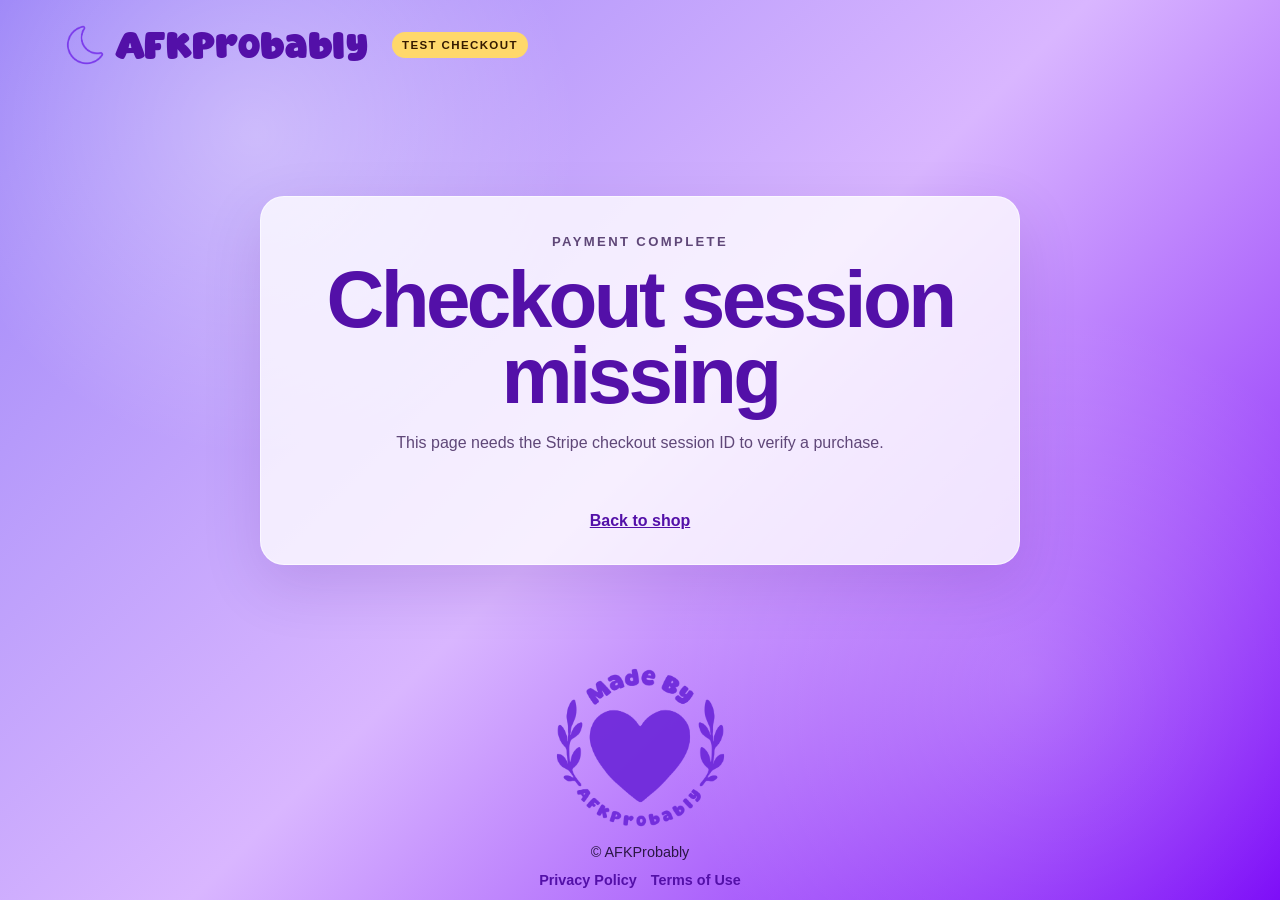
<file: checkout-success.html>
<!doctype html>
<html lang="en">
<head>
  <meta charset="utf-8">
  <meta name="viewport" content="width=device-width, initial-scale=1">
  <meta name="robots" content="noindex,nofollow,noarchive">
  <title>AFKProbably | Download Your Mesh</title>
  <link rel="icon" href="assets/favicon.svg" type="image/svg+xml">
  <link rel="stylesheet" href="styles.css">
  <link rel="stylesheet" href="shop.css">
</head>
<body class="shop-body">
  <header class="shop-header">
    <a class="mini-logo" href="index.html"><img src="assets/moon-mark.png" alt=""><span>AFKProbably</span></a>
    <nav><span class="preview-badge">TEST CHECKOUT</span></nav>
  </header>
  <main class="shop-shell">
    <section class="checkout-result">
      <p class="eyebrow">PAYMENT COMPLETE</p>
      <h1 id="resultTitle">Verifying your purchase…</h1>
      <p id="resultMessage">Please keep this page open for a moment.</p>
      <div id="downloadList" class="download-list"></div>
      <p id="expiryNote" class="expiry-note" hidden></p>
      <a class="secondary-link" href="shop.html">Back to shop</a>
    </section>
  </main>
  <footer class="store-footer"><span>© AFKProbably</span><nav><a href="privacy.html">Privacy Policy</a><a href="terms.html">Terms of Use</a></nav></footer>
  <script src="checkout-success.js"></script>
</body>
</html>
</file>
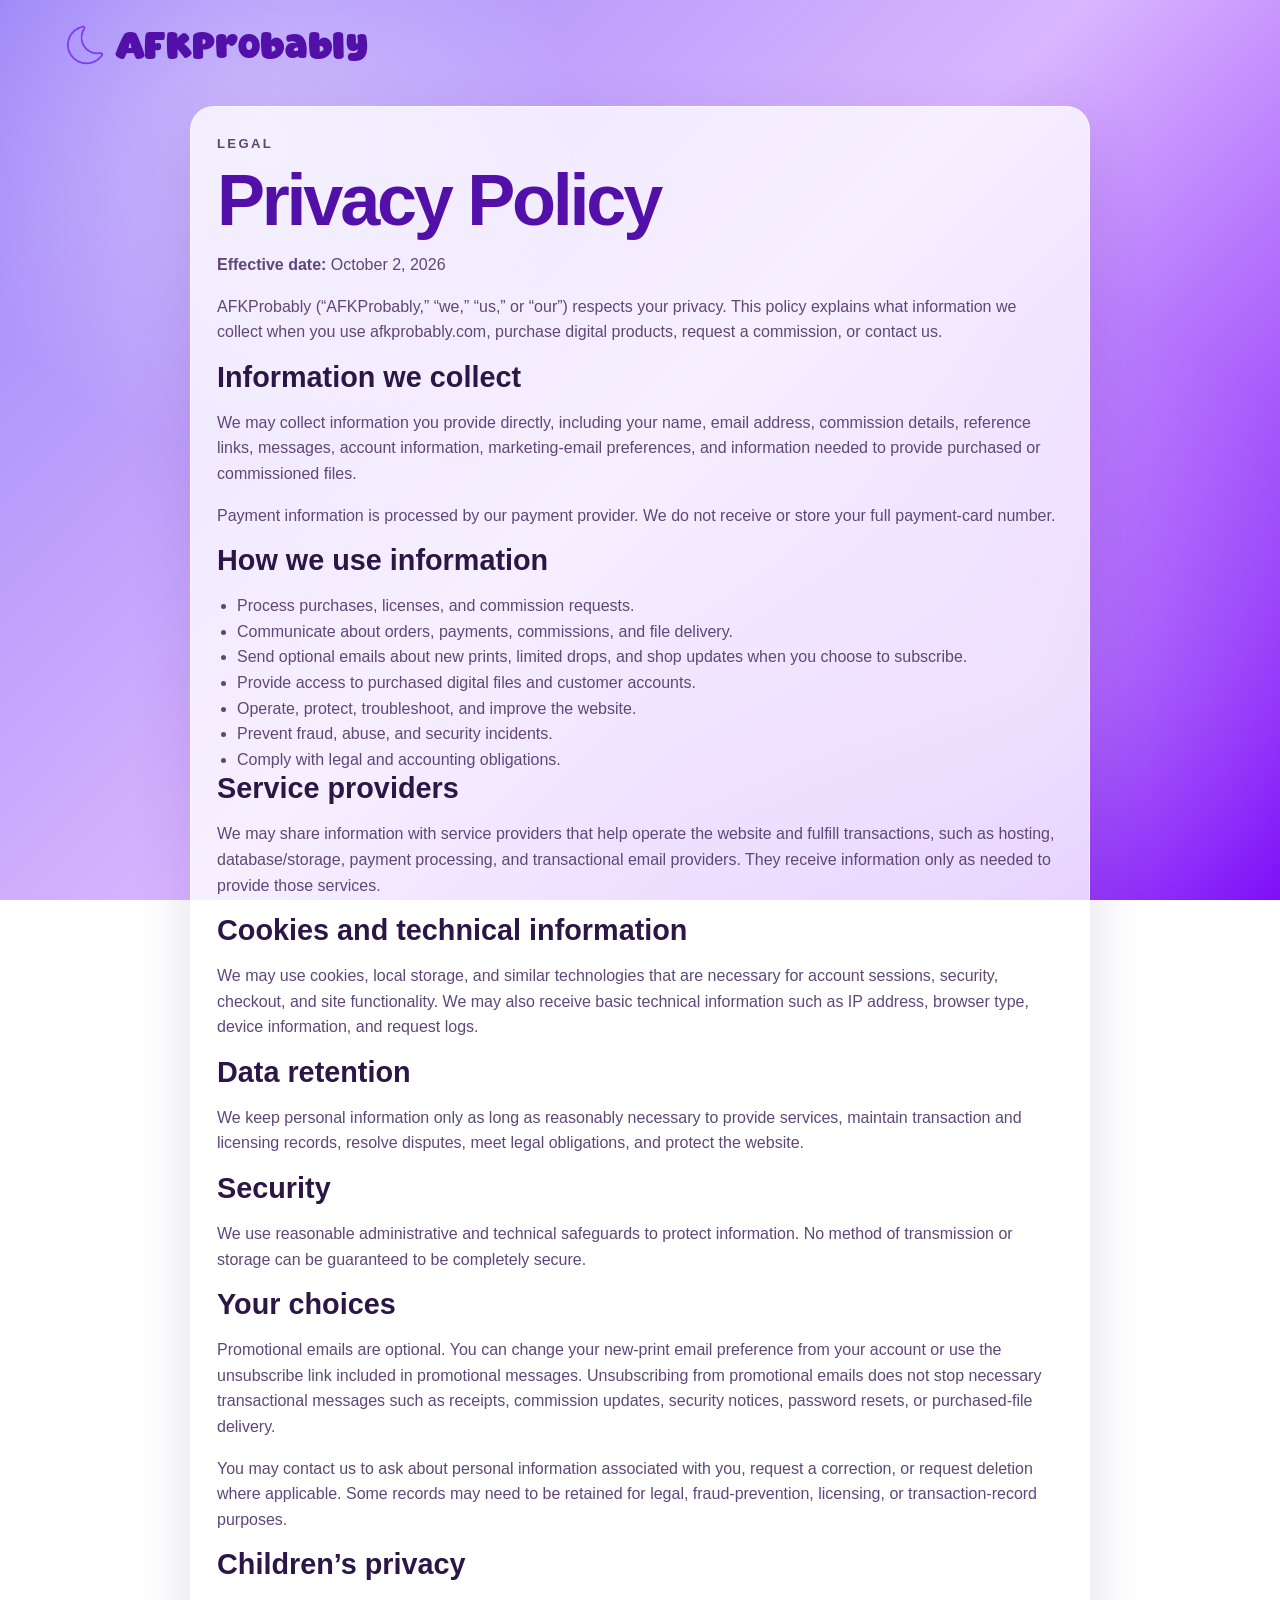
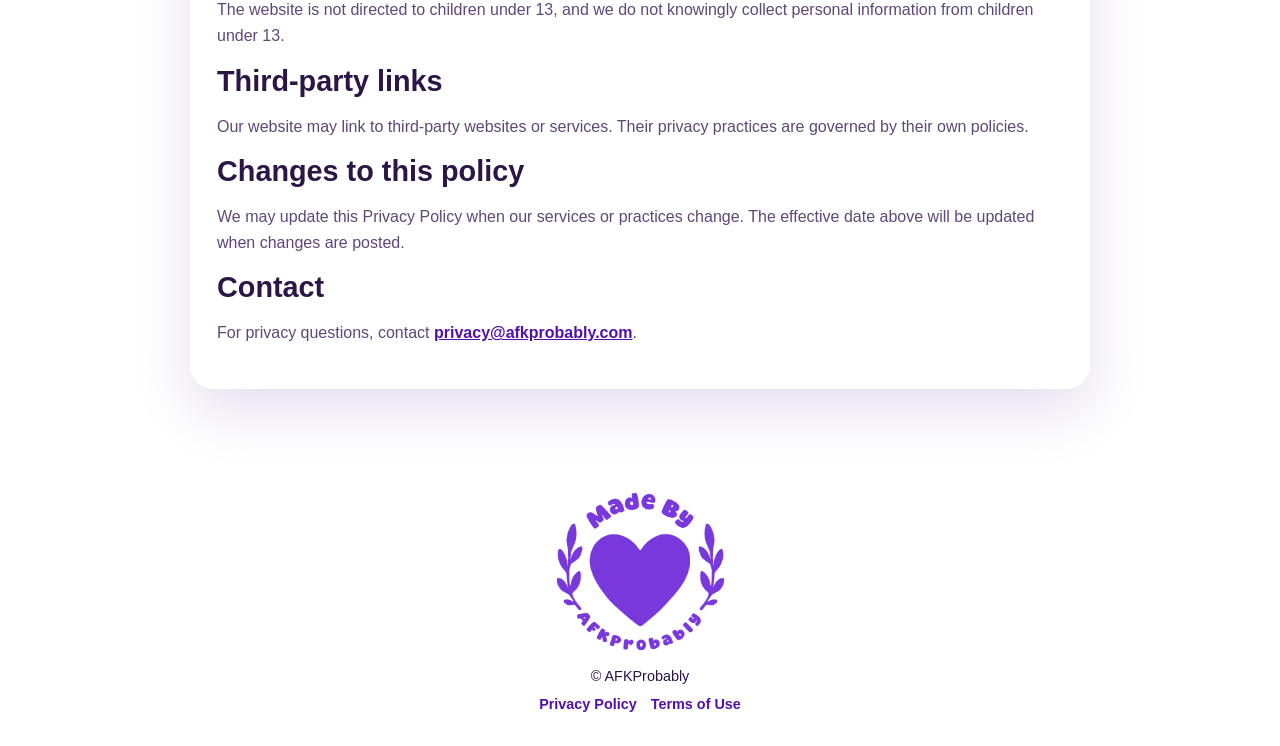
<file: privacy.html>
<!doctype html>
<html lang="en">
<head>
  <meta charset="utf-8">
  <meta name="viewport" content="width=device-width, initial-scale=1">
  <title>Privacy Policy | AFKProbably</title>
  <link rel="icon" href="assets/favicon.svg" type="image/svg+xml">
  <link rel="stylesheet" href="styles.css">
  <link rel="stylesheet" href="shop.css">
</head>
<body class="shop-body">
  <header class="store-header"><a class="mini-logo" href="index.html"><img src="assets/moon-mark.png" alt=""><span>AFKProbably</span></a></header>
  <main class="store-shell">
    <article class="info-card legal-page">
      <p class="eyebrow">LEGAL</p>
      <h1>Privacy Policy</h1>
      <p><strong>Effective date:</strong> October 2, 2026</p>
      <p>AFKProbably (“AFKProbably,” “we,” “us,” or “our”) respects your privacy. This policy explains what information we collect when you use afkprobably.com, purchase digital products, request a commission, or contact us.</p>
      <h2>Information we collect</h2>
      <p>We may collect information you provide directly, including your name, email address, commission details, reference links, messages, account information, marketing-email preferences, and information needed to provide purchased or commissioned files.</p>
      <p>Payment information is processed by our payment provider. We do not receive or store your full payment-card number.</p>
      <h2>How we use information</h2>
      <ul><li>Process purchases, licenses, and commission requests.</li><li>Communicate about orders, payments, commissions, and file delivery.</li><li>Send optional emails about new prints, limited drops, and shop updates when you choose to subscribe.</li><li>Provide access to purchased digital files and customer accounts.</li><li>Operate, protect, troubleshoot, and improve the website.</li><li>Prevent fraud, abuse, and security incidents.</li><li>Comply with legal and accounting obligations.</li></ul>
      <h2>Service providers</h2>
      <p>We may share information with service providers that help operate the website and fulfill transactions, such as hosting, database/storage, payment processing, and transactional email providers. They receive information only as needed to provide those services.</p>
      <h2>Cookies and technical information</h2>
      <p>We may use cookies, local storage, and similar technologies that are necessary for account sessions, security, checkout, and site functionality. We may also receive basic technical information such as IP address, browser type, device information, and request logs.</p>
      <h2>Data retention</h2>
      <p>We keep personal information only as long as reasonably necessary to provide services, maintain transaction and licensing records, resolve disputes, meet legal obligations, and protect the website.</p>
      <h2>Security</h2>
      <p>We use reasonable administrative and technical safeguards to protect information. No method of transmission or storage can be guaranteed to be completely secure.</p>
      <h2>Your choices</h2>
      <p>Promotional emails are optional. You can change your new-print email preference from your account or use the unsubscribe link included in promotional messages. Unsubscribing from promotional emails does not stop necessary transactional messages such as receipts, commission updates, security notices, password resets, or purchased-file delivery.</p>
      <p>You may contact us to ask about personal information associated with you, request a correction, or request deletion where applicable. Some records may need to be retained for legal, fraud-prevention, licensing, or transaction-record purposes.</p>
      <h2>Children’s privacy</h2>
      <p>The website is not directed to children under 13, and we do not knowingly collect personal information from children under 13.</p>
      <h2>Third-party links</h2>
      <p>Our website may link to third-party websites or services. Their privacy practices are governed by their own policies.</p>
      <h2>Changes to this policy</h2>
      <p>We may update this Privacy Policy when our services or practices change. The effective date above will be updated when changes are posted.</p>
      <h2>Contact</h2>
      <p>For privacy questions, contact <a href="mailto:privacy@afkprobably.com">privacy@afkprobably.com</a>.</p>
    </article>
  </main>
  <footer class="store-footer"><span>© AFKProbably</span><nav><a href="privacy.html">Privacy Policy</a><a href="terms.html">Terms of Use</a></nav></footer>
</body>
</html>
</file>
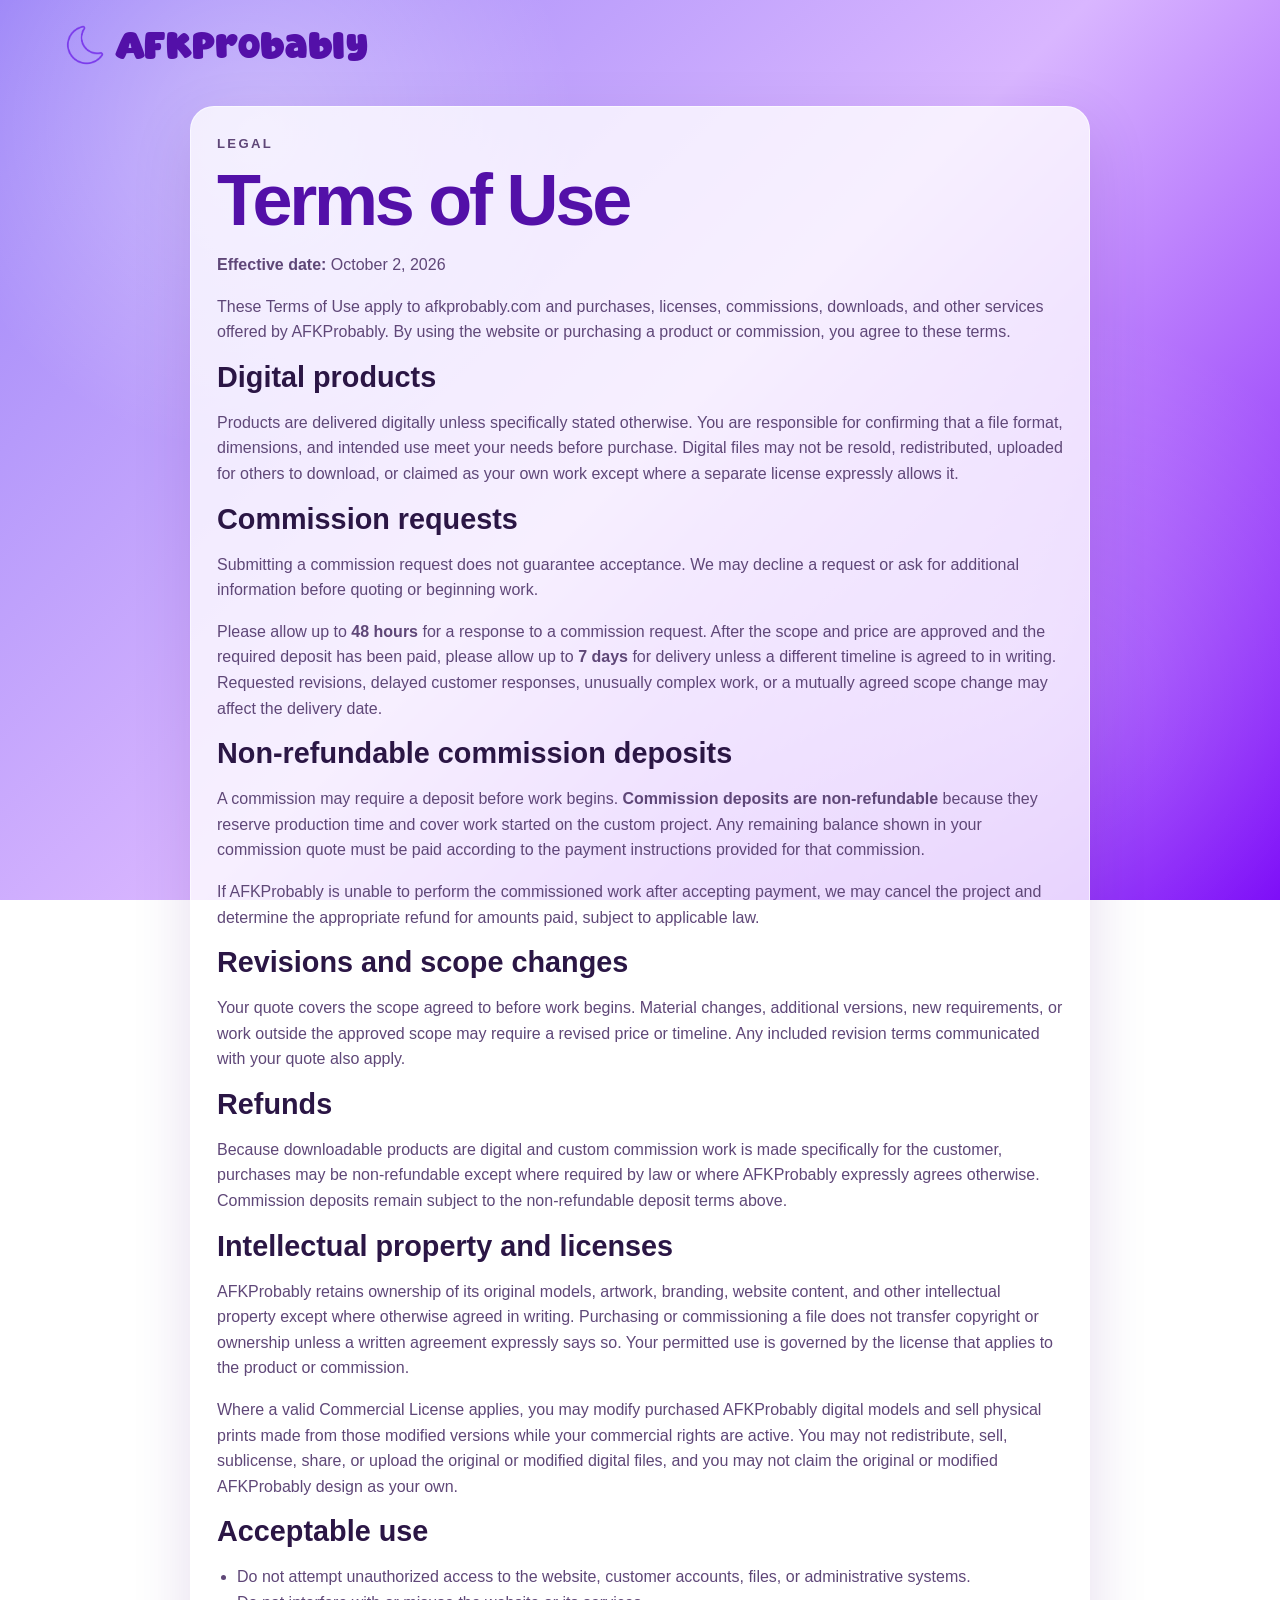
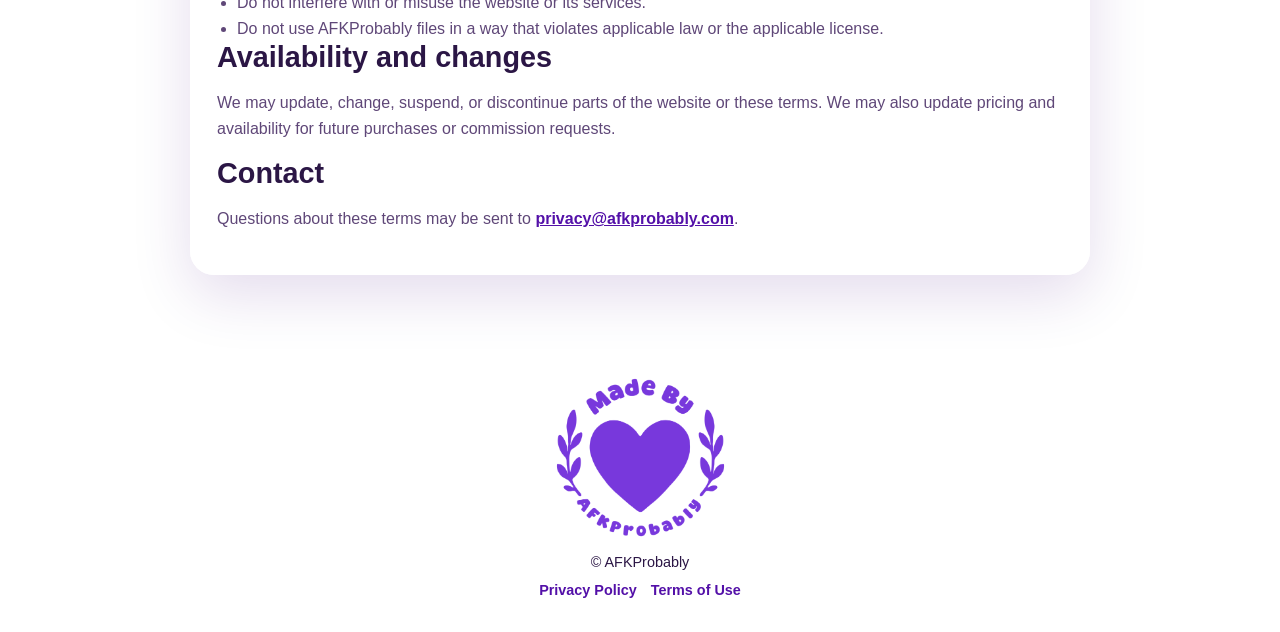
<file: terms.html>
<!doctype html>
<html lang="en">
<head>
  <meta charset="utf-8">
  <meta name="viewport" content="width=device-width, initial-scale=1">
  <title>Terms of Use | AFKProbably</title>
  <link rel="icon" href="assets/favicon.svg" type="image/svg+xml">
  <link rel="stylesheet" href="styles.css">
  <link rel="stylesheet" href="shop.css">
</head>
<body class="shop-body">
  <header class="store-header"><a class="mini-logo" href="index.html"><img src="assets/moon-mark.png" alt=""><span>AFKProbably</span></a></header>
  <main class="store-shell">
    <article class="info-card legal-page">
      <p class="eyebrow">LEGAL</p>
      <h1>Terms of Use</h1>
      <p><strong>Effective date:</strong> October 2, 2026</p>
      <p>These Terms of Use apply to afkprobably.com and purchases, licenses, commissions, downloads, and other services offered by AFKProbably. By using the website or purchasing a product or commission, you agree to these terms.</p>
      <h2>Digital products</h2>
      <p>Products are delivered digitally unless specifically stated otherwise. You are responsible for confirming that a file format, dimensions, and intended use meet your needs before purchase. Digital files may not be resold, redistributed, uploaded for others to download, or claimed as your own work except where a separate license expressly allows it.</p>
      <h2>Commission requests</h2>
      <p>Submitting a commission request does not guarantee acceptance. We may decline a request or ask for additional information before quoting or beginning work.</p>
      <p>Please allow up to <strong>48 hours</strong> for a response to a commission request. After the scope and price are approved and the required deposit has been paid, please allow up to <strong>7 days</strong> for delivery unless a different timeline is agreed to in writing. Requested revisions, delayed customer responses, unusually complex work, or a mutually agreed scope change may affect the delivery date.</p>
      <h2>Non-refundable commission deposits</h2>
      <p>A commission may require a deposit before work begins. <strong>Commission deposits are non-refundable</strong> because they reserve production time and cover work started on the custom project. Any remaining balance shown in your commission quote must be paid according to the payment instructions provided for that commission.</p>
      <p>If AFKProbably is unable to perform the commissioned work after accepting payment, we may cancel the project and determine the appropriate refund for amounts paid, subject to applicable law.</p>
      <h2>Revisions and scope changes</h2>
      <p>Your quote covers the scope agreed to before work begins. Material changes, additional versions, new requirements, or work outside the approved scope may require a revised price or timeline. Any included revision terms communicated with your quote also apply.</p>
      <h2>Refunds</h2>
      <p>Because downloadable products are digital and custom commission work is made specifically for the customer, purchases may be non-refundable except where required by law or where AFKProbably expressly agrees otherwise. Commission deposits remain subject to the non-refundable deposit terms above.</p>
      <h2>Intellectual property and licenses</h2>
      <p>AFKProbably retains ownership of its original models, artwork, branding, website content, and other intellectual property except where otherwise agreed in writing. Purchasing or commissioning a file does not transfer copyright or ownership unless a written agreement expressly says so. Your permitted use is governed by the license that applies to the product or commission.</p>
      <p>Where a valid Commercial License applies, you may modify purchased AFKProbably digital models and sell physical prints made from those modified versions while your commercial rights are active. You may not redistribute, sell, sublicense, share, or upload the original or modified digital files, and you may not claim the original or modified AFKProbably design as your own.</p>
      <h2>Acceptable use</h2>
      <ul><li>Do not attempt unauthorized access to the website, customer accounts, files, or administrative systems.</li><li>Do not interfere with or misuse the website or its services.</li><li>Do not use AFKProbably files in a way that violates applicable law or the applicable license.</li></ul>
      <h2>Availability and changes</h2>
      <p>We may update, change, suspend, or discontinue parts of the website or these terms. We may also update pricing and availability for future purchases or commission requests.</p>
      <h2>Contact</h2>
      <p>Questions about these terms may be sent to <a href="mailto:privacy@afkprobably.com">privacy@afkprobably.com</a>.</p>
    </article>
  </main>
  <footer class="store-footer"><span>© AFKProbably</span><nav><a href="privacy.html">Privacy Policy</a><a href="terms.html">Terms of Use</a></nav></footer>
</body>
</html>
</file>
<file: styles.css>
@font-face{
  font-family:"Super Malibu";
  src:url("assets/fonts/SuperMalibu.ttf") format("truetype");
  font-style:normal;
  font-weight:400;
  font-display:swap;
}

:root{
  --purple:#7c0af8;
  --purple-deep:#5310a8;
  --lavender:#d9b6ff;
  --lavender-light:#f1e8ff;
  --ink:#2b1645;
  --panel:rgba(255,255,255,.78);
  --panel-border:rgba(255,255,255,.55);
}

*{box-sizing:border-box}

body{
  min-height:100vh;
  margin:0;
  font-family:Arial,sans-serif;
  color:var(--ink);
  background:
    radial-gradient(circle at 20% 15%,rgba(255,255,255,.35),transparent 25%),
    radial-gradient(circle at 80% 75%,rgba(255,255,255,.2),transparent 30%),
    linear-gradient(135deg,#9d86f8,#d9b6ff 50%,#7c0af8);
}

.landing{
  width:min(960px,100%);
  min-height:100vh;
  margin:0 auto;
  padding:48px 24px 32px;
  display:flex;
  flex-direction:column;
  align-items:center;
  justify-content:center;
  text-align:center;
}

.logo{
  width:min(760px,96%);
  margin:0 auto 30px;
  display:flex;
  align-items:center;
  justify-content:center;
  gap:18px;
  filter:drop-shadow(0 12px 24px rgba(61,12,115,.18));
}

.logo-mark{
  width:clamp(84px,15vw,150px);
  height:auto;
  flex:0 0 auto;
}

.logo-wordmark{
  font-family:"Super Malibu", cursive;
  color:var(--purple);
  font-size:clamp(3.1rem,9vw,7.5rem);
  line-height:.85;
  white-space:nowrap;
  letter-spacing:.01em;
}

.coming-soon{
  width:min(760px,100%);
  padding:38px 34px;
  border:1px solid var(--panel-border);
  border-radius:28px;
  background:var(--panel);
  box-shadow:0 24px 70px rgba(67,10,126,.18);
  backdrop-filter:blur(12px);
  -webkit-backdrop-filter:blur(12px);
}

.eyebrow{
  margin:0 0 10px;
  color:var(--purple);
  font-size:.82rem;
  font-weight:800;
  letter-spacing:.18em;
}

h1{
  margin:0;
  color:var(--purple-deep);
  font-size:clamp(2.2rem,6vw,4.5rem);
  line-height:1;
  letter-spacing:-.045em;
}

.intro{
  max-width:660px;
  margin:24px auto 0;
  font-size:1.08rem;
  line-height:1.7;
}

.shop-features{
  margin:28px auto 4px;
  display:flex;
  flex-wrap:wrap;
  justify-content:center;
  gap:10px;
}

.shop-features span{
  padding:10px 14px;
  border:1px solid rgba(124,10,248,.18);
  border-radius:999px;
  color:var(--purple-deep);
  background:var(--lavender-light);
  font-size:.92rem;
  font-weight:700;
}

.status{
  margin:28px 0 0;
  color:var(--purple);
}

.tagline{
  margin:10px 0 0;
  opacity:.75;
}

footer{
  padding:26px 10px 0;
  display:flex;
  justify-content:center;
  gap:10px;
  font-size:.9rem;
}

footer a{
  color:var(--purple-deep);
  font-weight:700;
  text-decoration:none;
}

footer a:hover,
footer a:focus-visible{
  text-decoration:underline;
}

article{
  max-width:900px;
  margin:auto;
  padding:40px 24px;
}

article a{color:var(--purple)}

@media (max-width:600px){
  .landing{padding:32px 18px 24px}
  .logo{gap:10px;margin-bottom:24px}
  .logo-mark{width:78px}
  .logo-wordmark{font-size:clamp(2.45rem,13vw,4.2rem)}
  .landing{padding:32px 18px 24px}
  .coming-soon{padding:30px 20px;border-radius:22px}
  .intro{font-size:1rem}
  .shop-features{gap:8px}
  .shop-features span{font-size:.84rem}
}

/* Shared AFKProbably footer badge */
footer.store-footer,
footer.site-made-by-footer{
  display:flex;
  flex-direction:column;
  align-items:center;
  justify-content:center;
  gap:12px;
  padding:28px 18px 34px;
  text-align:center;
}
footer.store-footer::before,
footer.site-made-by-footer::before{
  content:"";
  display:block;
  width:min(180px,42vw);
  aspect-ratio:1066/1003;
  background:url("assets/made-by-afkprobably.png") center/contain no-repeat;
  opacity:.92;
}
footer.store-footer nav,
footer.site-made-by-footer nav{
  display:flex;
  flex-wrap:wrap;
  justify-content:center;
  gap:14px;
}
</file>
<file: shop.css>
:root{
  --shop-bg:#9d86f8;
  --shop-bg-2:#7c0af8;
  --shop-panel:rgba(255,255,255,.78);
  --shop-panel-strong:rgba(255,255,255,.88);
  --shop-border:rgba(255,255,255,.55);
  --shop-text:#2b1645;
  --shop-muted:#5f4778;
  --shop-purple:#7c0af8;
  --shop-purple-dark:#5310a8;
}

.shop-body{margin:0;min-height:100vh;font-family:Arial,sans-serif;color:var(--shop-text);background:radial-gradient(circle at 20% 15%,rgba(255,255,255,.35),transparent 25%),radial-gradient(circle at 80% 75%,rgba(255,255,255,.2),transparent 30%),linear-gradient(135deg,#9d86f8,#d9b6ff 50%,#7c0af8);}
.store-header,.shop-header{width:min(1200px,100%);margin:0 auto;padding:24px;box-sizing:border-box;display:grid;grid-template-columns:auto minmax(260px,1fr) auto;align-items:center;gap:24px}
.store-nav,.shop-header nav{display:flex;align-items:center;flex-wrap:wrap;gap:14px}.store-nav a,.shop-header nav a{color:#fff;font-weight:800;text-decoration:none;opacity:.82}.store-nav a:hover,.store-nav a.active,.shop-header nav a:hover{opacity:1}.mini-logo{display:flex;align-items:center;gap:10px;color:var(--shop-purple);text-decoration:none;font-weight:900;font-size:1.3rem}.mini-logo img{width:42px;height:42px;object-fit:contain}.mini-logo span{font-family:"Super Malibu",cursive;font-size:2.25rem;line-height:.9;font-weight:400;letter-spacing:.01em}
.preview-badge{font-size:.72rem;font-weight:900;letter-spacing:.12em;background:#ffd86b;color:#351a00;padding:7px 10px;border-radius:999px}
.header-search{justify-self:center;width:min(460px,100%);display:flex;align-items:center;gap:10px;padding:11px 16px;border-radius:999px;background:rgba(255,255,255,.14);border:1px solid rgba(255,255,255,.18);backdrop-filter:blur(10px);-webkit-backdrop-filter:blur(10px)}
.header-search input{width:100%;border:0;outline:0;background:transparent;color:#fff;font:inherit;font-size:1rem}
.header-search input::placeholder{color:rgba(255,255,255,.66)}
.search-icon{font-size:1.35rem;line-height:1;opacity:.9}
.brand-hero{display:flex;align-items:center;justify-content:center;gap:clamp(18px,4vw,56px);padding:24px 0 18px;min-height:320px}
.brand-hero-mark{width:clamp(180px,30vw,410px);height:auto;flex:0 0 auto;filter:drop-shadow(0 18px 40px rgba(28,0,56,.18))}
.brand-hero-wordmark{font-family:"Super Malibu",cursive;color:var(--shop-purple);font-size:clamp(4rem,10vw,9.5rem);line-height:.82;white-space:nowrap;font-weight:400;letter-spacing:.005em;text-shadow:0 12px 36px rgba(62,6,126,.16)}
.catalog-toolbar.category-only{grid-template-columns:minmax(180px,260px);justify-content:end}

.store-shell,.shop-shell{width:min(1200px,100%);margin:0 auto;padding:16px 24px 70px;box-sizing:border-box}
.store-hero,.shop-hero{display:grid;grid-template-columns:minmax(0,1fr) auto;gap:30px;align-items:end;padding:42px 0 34px}.store-hero h1,.shop-hero h1,.store-lock h1,.preview-lock h1,.info-hero h1,.commission-copy h1{margin:0;color:#fff;font-size:clamp(2.8rem,7vw,5.8rem);line-height:.92;letter-spacing:-.04em}.store-hero p,.shop-hero p,.store-lock p,.preview-lock p,.info-hero p,.commission-copy>p{color:var(--shop-muted);line-height:1.7;max-width:760px}.hero-chip-row{display:flex;flex-wrap:wrap;justify-content:flex-end;gap:8px}.hero-chip-row span{padding:9px 11px;border-radius:999px;background:rgba(255,255,255,.08);border:1px solid var(--shop-border);font-size:.78rem;font-weight:800}
.catalog-toolbar{display:grid;grid-template-columns:minmax(0,1fr) minmax(180px,260px);gap:14px;margin-bottom:22px}.catalog-toolbar label{display:grid;gap:7px;color:#fff;font-size:.78rem;font-weight:800}.catalog-toolbar input,.catalog-toolbar select,.commission-form input,.commission-form select,.commission-form textarea{width:100%;box-sizing:border-box;border:1px solid rgba(255,255,255,.15);border-radius:13px;background:rgba(18,2,31,.62);color:#fff;padding:13px 14px;font:inherit;outline:none}.catalog-toolbar input:focus,.catalog-toolbar select:focus,.commission-form input:focus,.commission-form select:focus,.commission-form textarea:focus{border-color:rgba(192,142,255,.75);box-shadow:0 0 0 3px rgba(156,86,255,.12)}
.catalog-grid,.product-grid{display:grid;grid-template-columns:repeat(auto-fit,minmax(260px,1fr));gap:22px}.catalog-card,.product-card{overflow:hidden;border-radius:24px;border:1px solid var(--shop-border);background:var(--shop-panel);box-shadow:0 20px 60px rgba(0,0,0,.18)}.catalog-image,.product-image{aspect-ratio:1/1;display:grid;place-items:center;overflow:hidden;background:rgba(255,255,255,.045)}.catalog-image img,.product-image img{width:100%;height:100%;object-fit:cover;display:block}.placeholder-moon{width:100px!important;height:auto!important;opacity:.42}.catalog-content,.product-content{padding:18px}.card-category{margin:0 0 5px!important;color:#cba1ff!important;font-size:.72rem!important;font-weight:900;letter-spacing:.09em;text-transform:uppercase}.catalog-content h2,.product-content h2{margin:0;color:#fff;font-size:1.35rem}.catalog-content h2 a{color:inherit;text-decoration:none}.card-description{min-height:3.1em;margin:10px 0 0!important;color:var(--shop-muted)!important;line-height:1.55}.catalog-footer,.product-footer{display:flex;justify-content:space-between;gap:15px;align-items:end;margin-top:18px}.price-stack{display:grid;gap:4px;color:#fff;font-weight:800;font-size:.84rem}.view-button,.buy-button,.primary-button{appearance:none;border:0;border-radius:12px;padding:12px 15px;background:#fff;color:var(--shop-purple-dark);font:inherit;font-weight:900;text-decoration:none;cursor:pointer}.view-button:hover,.buy-button:hover{transform:translateY(-1px)}.buy-button:disabled{opacity:.55;cursor:wait}.secondary-buy{background:rgba(255,255,255,.13);color:#fff;border:1px solid rgba(255,255,255,.2)}.preview-state{font-size:.66rem;font-weight:900;text-transform:uppercase;background:rgba(255,255,255,.1);padding:6px 8px;border-radius:999px;white-space:nowrap}.product-title-row{display:flex;align-items:flex-start;justify-content:space-between;gap:12px}
.store-lock,.preview-lock{max-width:700px;margin:13vh auto 0;text-align:center;padding:38px;border:1px solid var(--shop-border);border-radius:26px;background:var(--shop-panel)}.secondary-link{color:#fff;font-weight:800}.empty-state{text-align:center;color:var(--shop-muted);padding:52px 0}

.product-page{display:grid;grid-template-columns:minmax(0,1.05fr) minmax(360px,.95fr);gap:42px;align-items:start;padding-top:30px}.product-gallery{position:sticky;top:20px}.main-product-image{aspect-ratio:1/1;display:grid;place-items:center;overflow:hidden;border-radius:28px;background:rgba(255,255,255,.06);border:1px solid var(--shop-border)}.main-product-image img{width:100%;height:100%;object-fit:cover}.thumb-strip{display:grid;grid-template-columns:repeat(5,1fr);gap:10px;margin-top:12px}.thumb-strip button{padding:0;border:1px solid var(--shop-border);border-radius:12px;overflow:hidden;background:transparent;aspect-ratio:1/1;cursor:pointer}.thumb-strip img{width:100%;height:100%;object-fit:cover;display:block}.product-detail{padding-top:8px}.product-heading-row{display:flex;justify-content:space-between;gap:16px;align-items:flex-start}.product-detail h1{margin:0;font-size:clamp(2.7rem,5vw,5rem);line-height:.95;letter-spacing:-.04em}.product-lede{color:var(--shop-muted);font-size:1.08rem;line-height:1.75;margin:20px 0}.license-picker,.print-card{margin-top:26px;border:1px solid var(--shop-border);border-radius:22px;background:var(--shop-panel);padding:22px}.section-copy h2{margin:0 0 14px;font-size:1.65rem}.license-options{display:grid;gap:12px}.license-option{display:flex;justify-content:space-between;gap:18px;align-items:center;padding:16px;border-radius:16px;background:rgba(255,255,255,.055);border:1px solid rgba(255,255,255,.08)}.license-option h3{margin:0 0 5px}.license-option p{margin:0;color:var(--shop-muted);line-height:1.45;font-size:.9rem}.license-action{display:grid;justify-items:end;gap:9px;min-width:120px}.license-action strong{font-size:1.2rem}.license-helper{font-size:.84rem!important;color:var(--shop-muted);line-height:1.55}.license-helper a{color:#fff}.print-card p:last-child{color:var(--shop-muted);line-height:1.65;white-space:pre-line}

.info-page{padding-top:36px}.info-hero{max-width:850px;margin-bottom:32px}.license-grid{display:grid;grid-template-columns:repeat(2,minmax(0,1fr));gap:20px}.info-card{border:1px solid var(--shop-border);border-radius:24px;background:var(--shop-panel);padding:26px}.info-card.featured{background:linear-gradient(180deg,rgba(173,111,255,.17),rgba(255,255,255,.07))}.info-card h2{margin:0 0 10px;font-size:1.8rem}.info-card p,.info-card li{color:var(--shop-muted);line-height:1.6}.info-card ul{padding-left:20px;margin-bottom:0}.terms-card{margin-top:20px}.fine-print{font-size:.82rem;opacity:.74}

.commission-layout{display:grid;grid-template-columns:minmax(0,.9fr) minmax(420px,1.1fr);gap:38px;align-items:start;padding-top:44px}.commission-copy{position:sticky;top:30px}.commission-points{display:grid;gap:12px;margin-top:28px}.commission-points div{display:flex;align-items:center;gap:12px;color:var(--shop-muted)}.commission-points strong{display:grid;place-items:center;width:32px;height:32px;border-radius:50%;background:#fff;color:var(--shop-purple-dark)}.commission-form{display:grid;grid-template-columns:repeat(2,minmax(0,1fr));gap:14px;border:1px solid var(--shop-border);border-radius:26px;background:var(--shop-panel);padding:26px}.commission-form .eyebrow,.commission-form .full,.commission-form button,.commission-form .form-message{grid-column:1/-1}.commission-form label{display:grid;gap:7px;font-size:.82rem;font-weight:800}.commission-form textarea{resize:vertical}.form-message{min-height:1.2em;color:var(--shop-muted);margin:0}.honeypot{position:absolute!important;left:-9999px!important;width:1px!important;height:1px!important;overflow:hidden!important}

.checkout-actions{display:grid;gap:9px;margin-top:16px}.checkout-note{margin-top:10px!important;font-size:.75rem!important;opacity:.72}.checkout-result{max-width:760px;margin:10vh auto 0;padding:34px;border:1px solid var(--shop-border);border-radius:24px;background:var(--shop-panel);text-align:center}.checkout-result h1{margin:0;color:#fff;font-size:clamp(2.5rem,7vw,5rem);line-height:.95}.checkout-result>p{color:var(--shop-muted);line-height:1.6}.download-list{display:grid;gap:12px;margin:28px 0}.download-button{display:block;text-decoration:none;padding:15px 18px;border-radius:14px;background:#fff;color:var(--shop-purple-dark);font-weight:900}.expiry-note{font-size:.82rem;opacity:.75}

@media(max-width:850px){.store-header,.shop-header{grid-template-columns:1fr auto}.header-search{grid-column:1/-1;grid-row:2;width:100%}.brand-hero{min-height:240px}.store-hero{grid-template-columns:1fr}.hero-chip-row{justify-content:flex-start}.product-page,.commission-layout{grid-template-columns:1fr}.product-gallery,.commission-copy{position:static}.license-grid{grid-template-columns:1fr}}
@media(max-width:650px){.store-header,.shop-header{display:grid;grid-template-columns:1fr;padding:20px 18px}.store-nav,.shop-header nav{justify-content:flex-start}.brand-hero{flex-direction:column;gap:12px;text-align:center;padding-top:18px}.brand-hero-mark{width:min(62vw,290px)}.brand-hero-wordmark{font-size:clamp(3.2rem,17vw,5.5rem)}.store-nav,.shop-header nav{width:100%}.store-shell,.shop-shell{padding-left:18px;padding-right:18px}.catalog-toolbar{grid-template-columns:1fr}.catalog-grid{grid-template-columns:1fr}.product-page{gap:24px}.license-option{align-items:flex-start;flex-direction:column}.license-action{width:100%;grid-template-columns:1fr auto;align-items:center;justify-items:start}.commission-form{grid-template-columns:1fr}.commission-form label,.commission-form button,.commission-form .form-message{grid-column:1/-1}.store-hero h1,.info-hero h1,.commission-copy h1{font-size:clamp(2.6rem,15vw,4.6rem)}}


/* Customer library */
.library-shell{max-width:1180px;margin:0 auto;padding-top:52px}.library-auth-card{max-width:620px;margin:55px auto;background:rgba(255,255,255,.12);border:1px solid rgba(255,255,255,.22);border-radius:28px;padding:34px;backdrop-filter:blur(12px)}.library-auth-card h1,.library-heading-row h1{margin:.15em 0;font-size:clamp(2.5rem,6vw,5rem)}.library-auth-form{display:grid;gap:16px;margin-top:24px}.library-auth-form label{display:grid;gap:7px;font-weight:800}.library-auth-form input{width:100%;border:1px solid rgba(255,255,255,.25);background:rgba(30,7,49,.55);color:#fff;padding:14px 16px;border-radius:14px;font:inherit}.library-auth-actions{display:flex;gap:12px;flex-wrap:wrap}.secondary-button{border:1px solid rgba(255,255,255,.3);background:rgba(255,255,255,.1);color:inherit;padding:12px 18px;border-radius:999px;font-weight:800;cursor:pointer}.library-heading-row{display:flex;justify-content:space-between;gap:24px;align-items:flex-start}.library-note{opacity:.78;margin:8px 0 28px}.library-grid{display:grid;grid-template-columns:repeat(auto-fit,minmax(285px,1fr));gap:22px}.library-card{overflow:hidden;border-radius:24px;background:rgba(255,255,255,.12);border:1px solid rgba(255,255,255,.2);backdrop-filter:blur(10px)}.library-card-image{aspect-ratio:4/3;background:rgba(33,8,54,.28);display:grid;place-items:center;overflow:hidden}.library-card-image img{width:100%;height:100%;object-fit:cover}.library-card-image .placeholder-moon{width:42%;height:auto;object-fit:contain}.library-card-body{padding:22px}.library-card-body h2{margin:.15em 0 .55em;font-size:1.55rem}.owned-pill{display:inline-block;padding:6px 10px;border-radius:999px;background:rgba(112,34,247,.18);border:1px solid rgba(112,34,247,.28);font-size:.78rem;font-weight:900;text-transform:uppercase;letter-spacing:.06em}.library-downloads{display:grid;gap:10px;margin:18px 0}.owned-license{outline:2px solid rgba(111,34,247,.25)}.owned-button{text-decoration:none;text-align:center}.success-links{display:flex;gap:18px;justify-content:center;flex-wrap:wrap;margin-top:18px}

/* Original AFKProbably light theme — source of truth from the original site */
:root{
  --shop-bg:#9d86f8;
  --shop-bg-2:#7c0af8;
  --shop-panel:rgba(255,255,255,.78);
  --shop-panel-strong:rgba(255,255,255,.88);
  --shop-border:rgba(255,255,255,.55);
  --shop-text:#2b1645;
  --shop-muted:#5f4778;
  --shop-purple:#7c0af8;
  --shop-purple-dark:#5310a8;
}

html,body{min-height:100%;}
body.shop-body{
  color:#2b1645 !important;
  background:
    radial-gradient(circle at 20% 15%,rgba(255,255,255,.35),transparent 25%),
    radial-gradient(circle at 80% 75%,rgba(255,255,255,.20),transparent 30%),
    linear-gradient(135deg,#9d86f8,#d9b6ff 50%,#7c0af8) !important;
  background-attachment:fixed !important;
}

/* Header / branding */
.store-nav a,.shop-header nav a,.mini-logo,.mini-logo span{
  color:#5310a8 !important;
}
.mini-logo img,.brand-hero-mark{filter:none !important;}
.brand-hero-wordmark{
  color:#7c0af8 !important;
  text-shadow:0 12px 30px rgba(83,16,168,.12) !important;
}
.preview-badge{background:#ffd86b !important;color:#351a00 !important;}

.header-search{
  background:rgba(255,255,255,.68) !important;
  border:1px solid rgba(255,255,255,.72) !important;
  box-shadow:0 10px 28px rgba(83,16,168,.10) !important;
}
.header-search input{color:#2b1645 !important;}
.header-search input::placeholder{color:rgba(43,22,69,.52) !important;}
.search-icon{color:#5310a8 !important;}

/* Hero text */
.store-hero h1,.shop-hero h1,.store-lock h1,.preview-lock h1,.info-hero h1,
.commission-copy h1,.product-detail h1,.checkout-result h1,.library-heading-row h1,
.library-auth-card h1{
  color:#5310a8 !important;
}
.store-hero p,.shop-hero p,.store-lock p,.preview-lock p,.info-hero p,
.commission-copy>p,.product-lede,.card-description,.license-option p,.license-helper,
.print-card p:last-child,.info-card p,.info-card li,.commission-points div,.form-message,
.checkout-result>p,.library-note,.empty-state{
  color:#5f4778 !important;
}
.eyebrow,.card-category{color:#7c0af8 !important;}

/* Light glass panels */
.catalog-card,.product-card,.store-lock,.preview-lock,.license-picker,.print-card,.info-card,
.commission-form,.checkout-result,.library-auth-card,.library-card{
  background:rgba(255,255,255,.78) !important;
  border-color:rgba(255,255,255,.60) !important;
  box-shadow:0 20px 60px rgba(67,10,126,.14) !important;
}
.info-card.featured{
  background:linear-gradient(180deg,rgba(255,255,255,.88),rgba(241,232,255,.86)) !important;
}
.catalog-image,.product-image,.main-product-image,.library-card-image{
  background:rgba(255,255,255,.34) !important;
  border-color:rgba(255,255,255,.58) !important;
}
.catalog-content h2,.product-content h2,.price-stack,.product-detail,.section-copy h2,
.license-option h3,.license-action strong,.info-card h2,.commission-form label,
.library-card-body h2,.library-auth-form label{
  color:#2b1645 !important;
}

/* Inputs */
.catalog-toolbar label{color:#5310a8 !important;}
.catalog-toolbar input,.catalog-toolbar select,.commission-form input,.commission-form select,
.commission-form textarea,.library-auth-form input{
  background:rgba(255,255,255,.76) !important;
  color:#2b1645 !important;
  border-color:rgba(83,16,168,.18) !important;
}
.catalog-toolbar input::placeholder,.commission-form input::placeholder,
.commission-form textarea::placeholder,.library-auth-form input::placeholder{
  color:rgba(43,22,69,.48) !important;
}
.catalog-toolbar input:focus,.catalog-toolbar select:focus,.commission-form input:focus,
.commission-form select:focus,.commission-form textarea:focus,.library-auth-form input:focus{
  border-color:rgba(124,10,248,.55) !important;
  box-shadow:0 0 0 3px rgba(124,10,248,.10) !important;
}

/* Buttons / chips */
.view-button,.buy-button,.primary-button,.download-button{
  background:#7c0af8 !important;
  color:#fff !important;
}
.secondary-buy,.secondary-button{
  background:#f1e8ff !important;
  color:#5310a8 !important;
  border-color:rgba(124,10,248,.20) !important;
}
.preview-state,.license-option,.hero-chip-row span{
  background:rgba(241,232,255,.78) !important;
  border-color:rgba(124,10,248,.14) !important;
  color:#5310a8 !important;
}
.secondary-link,.license-helper a{color:#5310a8 !important;}
.commission-points strong{background:#7c0af8 !important;color:#fff !important;}
.owned-pill{background:rgba(124,10,248,.10) !important;border-color:rgba(124,10,248,.18) !important;color:#5310a8 !important;}

/* Keep big logo visually balanced */
.brand-hero{min-height:280px !important;padding:24px 0 10px !important;}
.brand-hero-mark{width:clamp(170px,27vw,360px) !important;}
.brand-hero-wordmark{font-size:clamp(3.8rem,9vw,8.5rem) !important;}

@media(max-width:650px){
  .brand-hero-mark{width:min(58vw,270px) !important;}
  .brand-hero-wordmark{font-size:clamp(3rem,16vw,5.2rem) !important;}
}


/* Shop-wide commercial licensing */
.commercial-status-card{margin:0 0 22px;padding:20px 22px;border:1px solid var(--shop-border);border-radius:20px;background:var(--shop-panel);box-shadow:0 18px 48px rgba(67,10,126,.12)}
.commercial-status-card strong{display:block;color:var(--shop-ink);font-size:1.15rem}.commercial-status-card p{margin:7px 0 0;color:var(--shop-muted);line-height:1.55}
.commercial-plan-price{margin:18px 0;color:var(--shop-purple-dark);font-size:2.2rem;font-weight:900}.commercial-plan-price small{font-size:.85rem;font-weight:800;margin-left:4px;color:var(--shop-muted)}
.info-card .commercial-buy{margin-top:14px}.info-card a{color:var(--shop-purple-dark);font-weight:800}

/* Optional marketing email preferences */
.marketing-opt-in{padding:14px 16px;border:1px solid rgba(255,255,255,.2);border-radius:16px;background:rgba(255,255,255,.06)}
.marketing-opt-in-row{display:flex;gap:12px;align-items:flex-start;font-weight:500}.marketing-opt-in-row input{width:auto!important;margin-top:4px;accent-color:#8e55ff}.marketing-opt-in small{display:block;margin:8px 0 0 28px;opacity:.68;font-weight:500}
.library-preferences-card{display:grid;grid-template-columns:minmax(0,1fr) auto;gap:16px 24px;align-items:center;margin:24px 0 28px;padding:22px;border:1px solid rgba(255,255,255,.2);border-radius:22px;background:rgba(255,255,255,.08)}.library-preferences-card h2{margin:.1em 0 .3em}.library-preferences-card p{margin:.2em 0;opacity:.82}.library-preferences-card .form-message{grid-column:1/-1}.marketing-toggle{display:flex;gap:10px;align-items:center;font-weight:800;white-space:nowrap}.marketing-toggle input{width:20px;height:20px;accent-color:#8e55ff}
@media(max-width:650px){.library-preferences-card{grid-template-columns:1fr}.library-preferences-card .form-message{grid-column:1}}


/* Commercial member pricing */
.member-price{display:grid;justify-items:end;gap:3px}.member-price strong{font-size:1.25rem}.original-price{text-decoration:line-through;opacity:.58;font-size:.82rem;font-weight:700}.member-price small,.shop-member-price small{font-size:.68rem;line-height:1.25;color:var(--shop-muted);font-weight:800}.member-discount-pill{display:inline-block;margin-top:9px;margin-right:7px;padding:6px 9px;border-radius:999px;background:rgba(109,40,218,.12);border:1px solid rgba(109,40,218,.28);color:var(--shop-purple-dark);font-size:.72rem;font-weight:900;letter-spacing:.03em}.shop-member-price{display:grid;gap:2px}.shop-member-price .original-price{font-size:.76rem}
</file>
